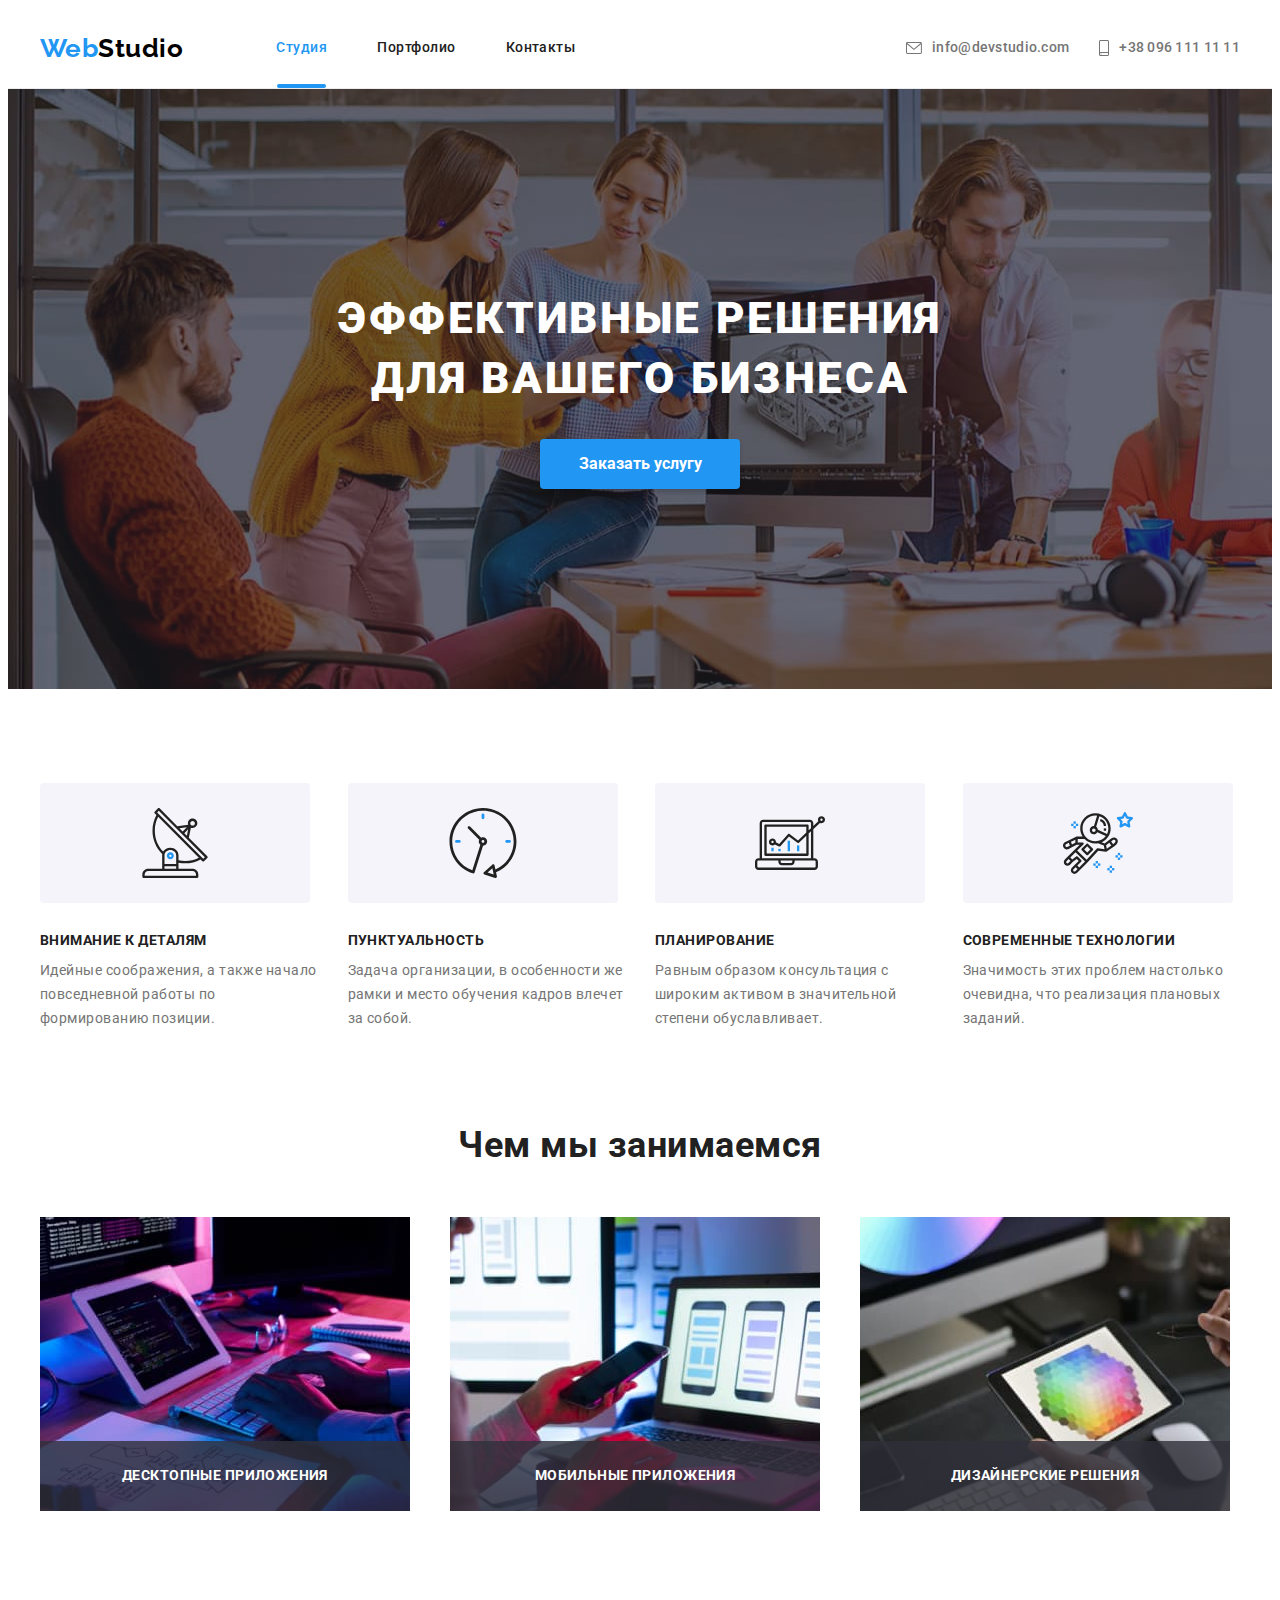
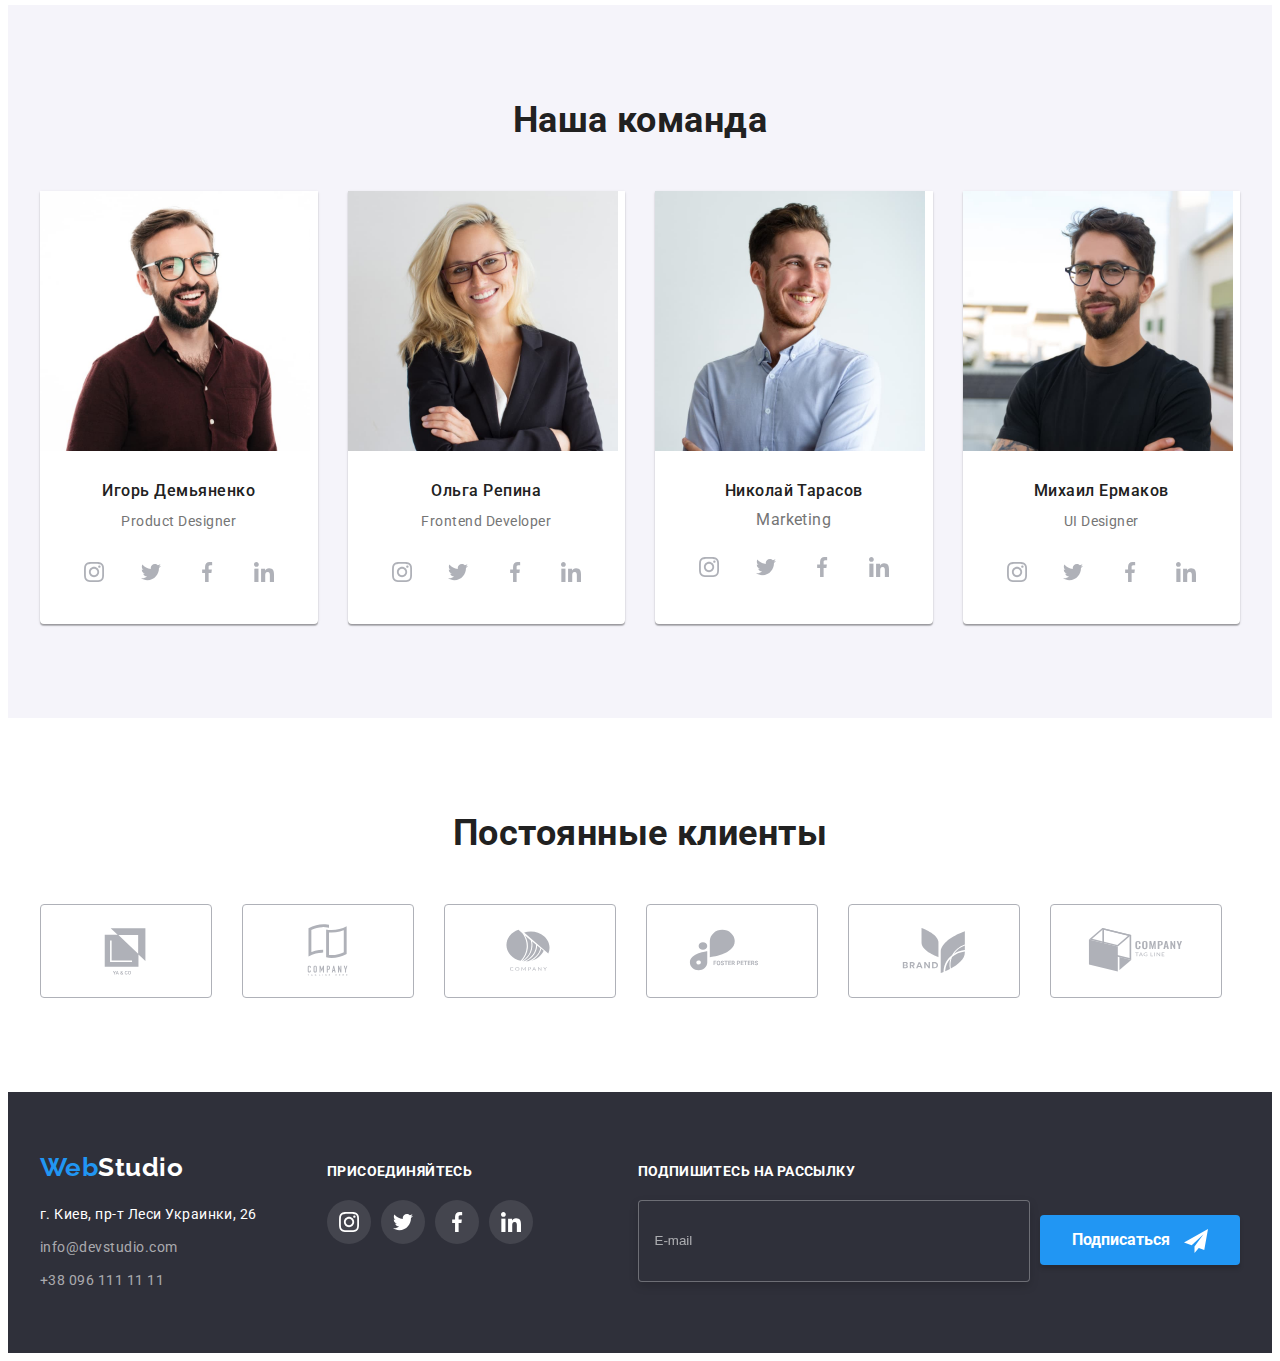
<file: index.html>
<!DOCTYPE html>
<html lang="ru">

<head>
    <meta charset="UTF-8">
    <meta http-equiv="X-UA-Compatible" content="IE=edge">
    <meta name="viewport" content="width=device-width, initial-scale=1.0">
    <title>Студия</title>
    <link rel="stylesheet" href="https://cdnjs.cloudflare.com/ajax/libs/modern-normalize/1.0.0/modern-normalize.min.css"
        integrity="sha512-ISS7cAi1PEhQ8jnbJpJZMd29NlhNj4AWYyLOSp2CE/CsHxTCu+r+t0D2yoJudVrd0/8fTVPUVDzY5Tvli75u/g=="
        crossorigin="anonymous" />
    <link rel="preconnect" href="https://fonts.gstatic.com">

    <link rel="stylesheet"
        href="https://fonts.googleapis.com/css2?family=Raleway:wght@700&family=Roboto:wght@400;500;700;900&display=swap">

    <link rel="stylesheet" href="./css/styles.css">

</head>

<body>

    <!--Шапка профиля-->
    <header class="header-section">
        <div class="container main-container">
            <nav class="header-nav flex">
                <a href="" class="logo" lang="en">Web<span class="logo-secondpart-header">Studio</span></a>
                <ul class="site-nav list">
                    <li class="item item-studio">
                        <a href="./index.html" class="link current">Студия</a></li>
                    <li class="item">
                        <a href="./portfolio.html" class="link">Портфолио</a></li>
                    <li class="item">
                        <a href="" class="link">Контакты</a></li>
                </ul>
            </nav>

            <ul class="contacts-nav list">
                <li class="item">
                   <a href="mailto:info@devstudio.com" class="contacts link">
                        <svg width="16" height="12" class="contacts-icon" >
                          <use href="./images/icons.svg#icon-envelope">
                          </use> 
                       </svg>info@devstudio.com
                   </a>
                </li>
                <li class="item">
                    <a href="tel:+380961111111" class="contacts link">
                        <svg class="contacts-icon" width="10" height="16">
                            <use href="./images/icons.svg#icon-smartphone">
                            </use>
                        </svg>+38 096 111 11 11
                    </a>
                </li>
            </ul>
        </div>
    </header>

    <main>

        <!--Секция Hero-->
       
        <section class="hero-section ">
            
            <div class="container">
                <h1 class="hero-title">Эффективные решения для вашего бизнеса</h1>
                <button type="button" class="hero-btn" data-modal-open>Заказать услугу</button>
            
            </div>
        </section>
      


        <!--Секция Features-->
        <section class="section">
            <div class="container">
                <h2 class="visually-hidden">Секция2</h2>
                <ul class="features list">
                    <li class="item">
                        <div class="features-bg">
                        <svg class="features-icon" width="70" height="70">
                            <use href="./images/icons.svg#icon-antenna"></use>
                        </svg>
                        </div>
                        <h3 class="subtitle">Внимание к деталям</h3>
                        <p class="text">Идейные соображения, а также начало повседневной работы по формированию позиции.
                        </p>
                        
                    </li>
                    <li class="item">
                        <div class="features-bg">
                        <svg class="features-icon" width="70" height="70">
                            <use href="./images/icons.svg#icon-clock"></use>
                        </svg>
                        </div>
                        <h3 class="subtitle">Пунктуальность</h3>
                        <p class="text">Задача организации, в особенности же рамки и место обучения кадров влечет за
                            собой.</p>
                    </li>
                    <li class="item">
                        <div class="features-bg">
                        <svg class="features-icon" width="70" height="70">
                            <use href="./images/icons.svg#icon-diagram"></use>
                        </svg>
                        </div>
                        <h3 class="subtitle">Планирование</h3>
                        <p class="text">Равным образом консультация с широким активом в значительной степени
                            обуславливает.</p>
                    </li>
                    <li class="item">
                        <div class="features-bg">
                        <svg class="features-icon" width="70" height="70">
                            <use href="./images/icons.svg#icon-astronaut"></use>
                        </svg>
                        </div>
                        <h3 class="subtitle">Современные технологии</h3>
                        <p class="text">Значимость этих проблем настолько очевидна, что реализация плановых заданий.</p>
                    </li>
                </ul>
            </div>
        </section>
        <!--Чем мы занимаемся WORK-->
        <section class="section section-work">
            <div class="container">
                <h2 class="section-title">Чем мы занимаемся</h2>
                <ul class="work-list list">
                    <li class="item">
                        <img src="./images/about/box1.jpg" alt="Пользователь пользуется компьютером"
                            width="370">
                        <div class="work-img-subtitle">
                            <p>Десктопные приложения</p>
                        </div>
                    </li>
                    <li class="item">
                        <img src="./images/about/box2.jpg" alt="Пользователь пользуется смартфоном"
                            width="370">
                            <div class="work-img-subtitle">
                                <p>Мобильные приложения</p>
                            </div>
                    </li>
                    <li class="item">
                        <img src="./images/about/box3.jpg" alt="Пользователь пользуется планшетом"
                            width="370">
                            <div class="work-img-subtitle">
                                <p>Дизайнерские решения</p>
                            </div>
                    </li>
                </ul>
            </div>
        </section>

        <!--Наша команда TEAM-->
        
        <section class="section section-team">
            <div class="container">
                <h2 class="section-title">Наша команда</h2>
                <ul class="team-list list">
                    <li class="item">
                        <img src="./images/team/img1.jpg" alt="Игорь Демьяненко" width="270" height="260">
                        <div class="sub-img">
                            <h3 class="subtitle">Игорь Демьяненко</h3>
                            <p class="text" lang="en">Product Designer</p>
                            <ul class="social-list list">
                                <li class="social-list-item">
                                    <a href="" class="social-list-link link">
                                        <svg class="social-list-icon">
                                            <use href="./images/icons.svg#icon-instagram"></use>
                                        </svg>
                                    </a>
                                </li>
                                <li class="social-list-item">
                                    <a href="" class="social-list-link link">
                                        <svg class="social-list-icon">
                                            <use href="./images/icons.svg#icon-twitter"></use>
                                        </svg>
                                    </a>
                                </li>
                                <li class="social-list-item">
                                    <a href="" class="social-list-link link">
                                        <svg class="social-list-icon">
                                            <use href="./images/icons.svg#icon-facebook"></use>
                                        </svg>
                                    </a>
                                </li>
                                <li class="social-list-item">
                                    <a href="" class="social-list-link link">
                                        <svg class="social-list-icon">
                                            <use href="./images/icons.svg#icon-linkedin"></use>
                                        </svg>
                                    </a>
                                </li>
                            </ul>
                        </div>
                    </li>
                    <li class="item">
                        <img src="./images/team/img2.jpg" alt="Ольга Репина" width="270" height="260">
                        <div class="sub-img">
                            <h3 class="subtitle">Ольга Репина</h3>
                            <p class="text" lang="en">Frontend Developer</p>
                            <ul class="social-list list">
                                <li class="social-list-item">
                                    <a href="" class="social-list-link link">
                                        <svg class="social-list-icon">
                                            <use href="./images/icons.svg#icon-instagram"></use>
                                        </svg>
                                    </a>
                                </li>
                                <li class="social-list-item">
                                    <a href="" class="social-list-link link">
                                        <svg class="social-list-icon">
                                            <use href="./images/icons.svg#icon-twitter"></use>
                                        </svg>
                                    </a>
                                </li>
                                <li class="social-list-item">
                                    <a href="" class="social-list-link link">
                                        <svg class="social-list-icon">
                                            <use href="./images/icons.svg#icon-facebook"></use>
                                        </svg>
                                    </a>
                                </li>
                                <li class="social-list-item">
                                    <a href="" class="social-list-link link">
                                        <svg class="social-list-icon">
                                            <use href="./images/icons.svg#icon-linkedin"></use>
                                        </svg>
                                    </a>
                                </li>
                            </ul>
                        </div>
                    </li>
                    <li class="item">
                        <img src="./images/team/img3.jpg" alt="Николай Тарасов" width="270" height="260">
                        <div class="sub-img">
                            <h3 class="subtitle">Николай Тарасов</h3>
                            <p class="stext" lang="en">Marketing</p>
                            <ul class="social-list list">
                                <li class="social-list-item">
                                    <a href="" class="social-list-link link">
                                        <svg class="social-list-icon">
                                            <use href="./images/icons.svg#icon-instagram"></use>
                                        </svg>
                                    </a>
                                </li>
                                <li class="social-list-item">
                                    <a href="" class="social-list-link link">
                                        <svg class="social-list-icon">
                                            <use href="./images/icons.svg#icon-twitter"></use>
                                        </svg>
                                    </a>
                                </li>
                                <li class="social-list-item">
                                    <a href="" class="social-list-link link">
                                        <svg class="social-list-icon">
                                            <use href="./images/icons.svg#icon-facebook"></use>
                                        </svg>
                                    </a>
                                </li>
                                <li class="social-list-item">
                                    <a href="" class="social-list-link link">
                                        <svg class="social-list-icon">
                                            <use href="./images/icons.svg#icon-linkedin"></use>
                                        </svg>
                                    </a>
                                </li>
                            </ul>
                        </div>
                    </li>
                    <li class="item">
                        <img src="./images/team/img4.jpg" alt="Михаил Ермаков" width="270" height="260">
                        <div class="sub-img">
                            <h3 class="subtitle">Михаил Ермаков</h3>
                            <p class="text" lang="en">UI Designer</p>
                            <ul class="social-list list">
                                <li class="social-list-item">
                                    <a href="" class="social-list-link link">
                                        <svg class="social-list-icon">
                                            <use href="./images/icons.svg#icon-instagram"></use>
                                        </svg>
                                    </a>
                                </li>
                                <li class="social-list-item">
                                    <a href="" class="social-list-link link">
                                        <svg class="social-list-icon">
                                            <use href="./images/icons.svg#icon-twitter"></use>
                                        </svg>
                                    </a>
                                </li>
                                <li class="social-list-item">
                                    <a href="" class="social-list-link link">
                                        <svg class="social-list-icon">
                                            <use href="./images/icons.svg#icon-facebook"></use>
                                        </svg>
                                    </a>
                                </li>
                                <li class="social-list-item">
                                    <a href="" class="social-list-link link">
                                        <svg class="social-list-icon">
                                            <use href="./images/icons.svg#icon-linkedin"></use>
                                        </svg>
                                    </a>
                                </li>
                            </ul>
                        </div>
                    </li>

                </ul>
            </div>
        </section>

    <!-- Секция Постоянные клиенты -->
    <section class="section section-clients">
        <div class="container">
            <h2 class="section-title">Постоянные клиенты</h2>
            <ul class="clients-list list">
                <li class="clients-item">
                    <a href="" class="clients-link link">
                        <svg class="clients-icon" width="106" height="60" >
                            <use href="./images/icons.svg#icon-logo"></use>
                        </svg>
                    </a>
                </li>
                <li class="clients-item">
                    <a href="" class="clients-link link">
                        <svg class="clients-icon" width="106" height="60">
                            <use href="./images/icons.svg#icon-logo1"></use>
                        </svg>
                    </a>
                </li>
                <li class="clients-item">
                    <a href="" class="clients-link link">
                        <svg class="clients-icon" width="106" height="60">
                            <use href="./images/icons.svg#icon-logo2"></use>
                        </svg>
                    </a>
                </li>
                <li class="clients-item">
                    <a href="" class="clients-link link">
                        <svg class="clients-icon" width="106" height="60">
                            <use href="./images/icons.svg#icon-logo3"></use>
                        </svg>
                    </a>
                </li>
                <li class="clients-item">
                    <a href="" class="clients-link link">
                        <svg class="clients-icon" width="106" height="60">
                            <use href="./images/icons.svg#icon-logo4"></use>
                        </svg>
                    </a>
                </li>
                <li class="clients-item">
                    <a href="" class="clients-link link">
                        <svg class="clients-icon" width="106" height="60">
                            <use href="./images/icons.svg#icon-logo5"></use>
                        </svg>
                    </a>
                </li>
            </ul>

        </div>

    </section>

    </main>

    <!-- Футер -->

    <footer class="footer">
       
        <div class="container">
            
            <div class="part-adress">
              <a href="" class="logo" lang="en">Web<span class="logo-secondpart-footer">Studio</span></a>
              <address class="footer-adress">
                г. Киев, пр-т Леси Украинки, 26
                <ul class="footer-list list">
                    <li class="item item-margin-zero"><a href="mailto:info@devstudio.com"
                            class="footer-link">info@devstudio.com</a></li>
                    <li class="item"><a href="tel:+380961111111" class="footer-link">+38 096 111 11 11</a></li>

                </ul>
              </address>
            </div>
            
            <div class="part-social-list">
              <p class="text">
                 присоединяйтесь
              </p>
              <ul class="footer-social-list list">
                <li class="footer-social-item">
                    <a href="" class="footer-social-link link">
                        <svg class="footer-social-icon">
                            <use href="./images/icons.svg#icon-instagram"></use>
                        </svg>
                    </a>
                </li>
                <li class="footer-social-item">
                    <a href="" class="footer-social-link link ">
                        <svg class="footer-social-icon">
                            <use href="./images/icons.svg#icon-twitter"></use>
                        </svg>
                    </a>
                </li>
                <li class="footer-social-item">
                    <a href="" class="footer-social-link link">
                        <svg class="footer-social-icon">
                            <use href="./images/icons.svg#icon-facebook"></use>
                        </svg>
                    </a>
                </li>
                <li class="footer-social-item">
                    <a href="" class="footer-social-link link">
                        <svg class="footer-social-icon">
                            <use href="./images/icons.svg#icon-linkedin"></use>
                        </svg>
                    </a>
                </li>
              </ul>
            </div>

            
                <form class="mailing-form">
                <p class="text">Подпишитесь на рассылку</p>

                <input class="mail-input" type="email" name="mail"  placeholder="E-mail"/>
                <button class="mailing-btn" type="submit">Подписаться
                    <svg class="icon-send">
                        <use href="./images/icons.svg#icon-icon-send"></use>
                    </svg>
                </button>
                </form>
            


        </div>
    </footer>

<!-- modal window -->
    <div class="backdrop is-hidden" data-modal>
        <div class="modal">
            <button type="button" class="modal-close-btn" data-modal-close> 
                 <svg class="modal-icon">
                    <use href="./images/icons.svg#icon-vector">
                    </use>
                </svg> 
            </button> 

            <form action="#" class="modal-form js-speaker-form" method="GET">
              <p>Оставьте свои данные, мы вам перезвоним</p>   
            
              
                 <label class="modal-label-field">
                     Имя
                   <span class="modal-form-input-wrapper">
                   <input class="modal-form-input" type="text" name="name" placeholder=" " required minlength="2" />
                     <svg class="modal-icon-name">
                       <use href="./images/icons.svg#icon-person-black"></use> 
                     </svg>
                     </span>
                </label>
            
            
                  
                <label class="modal-label-field">
                   Телефон
                <span class="modal-form-input-wrapper">
                <input class="modal-form-input" type="tel" 
                       name="tel" placeholder=" " 
                       required pattern="[0-9]{3}-[0-9]{3}-[0-9]{2}-[0-9]{2}" 
                       title="096-111-11-11"/>
                    <svg class="modal-icon-name">
                        <use href="./images/icons.svg#icon-phone-black"></use>
                    </svg>
                    </span>
                </label>
            

                 <label class="modal-label-field">
                      Почта
                    <span class="modal-form-input-wrapper">
                    <input class="modal-form-input" type="email" 
                    name="mail" placeholder=" " required/>
                    <svg class="modal-icon-name">
                        <use href="./images/icons.svg#icon-email-black"></use>
                    </svg>
                    </span>
                    </label>

            <label class="modal-label-field">
                Комментарий
            <textarea class="modal-form-textarea" name="comment" 
            cols="30" rows="10" placeholder="Введите текст"></textarea>
            </label>

            
            
            <label class="modal-label-field-policy" >
                <input class="modal-form-policy visually-hidden" type="checkbox" name="policy" required  />
                <svg class="icon-policy">
                    <use href="./images/icons.svg#icon-black-box"></use>
                </svg>
                <span>Соглашаюсь с рассылкой и принимаю </span>
                <a href="" class="modal-link-policy">Условия договора</a>
            </label>
            
        
            <button  type="submit" class="modal-form-btn">Отправить</button>
            </form>


        </div>
    </div>
    

  <script> 
    (() => {
            document.querySelector('.js-speaker-form').addEventListener('submit', e => {
                e.preventDefault();

                new FormData(e.currentTarget).forEach((value, name) =>
                    console.log(`${name}: ${value}`),
                );
            });
        })();
</script> 
<script src="./js/modal.js"></script> 

</body>
 
</html>
</file>
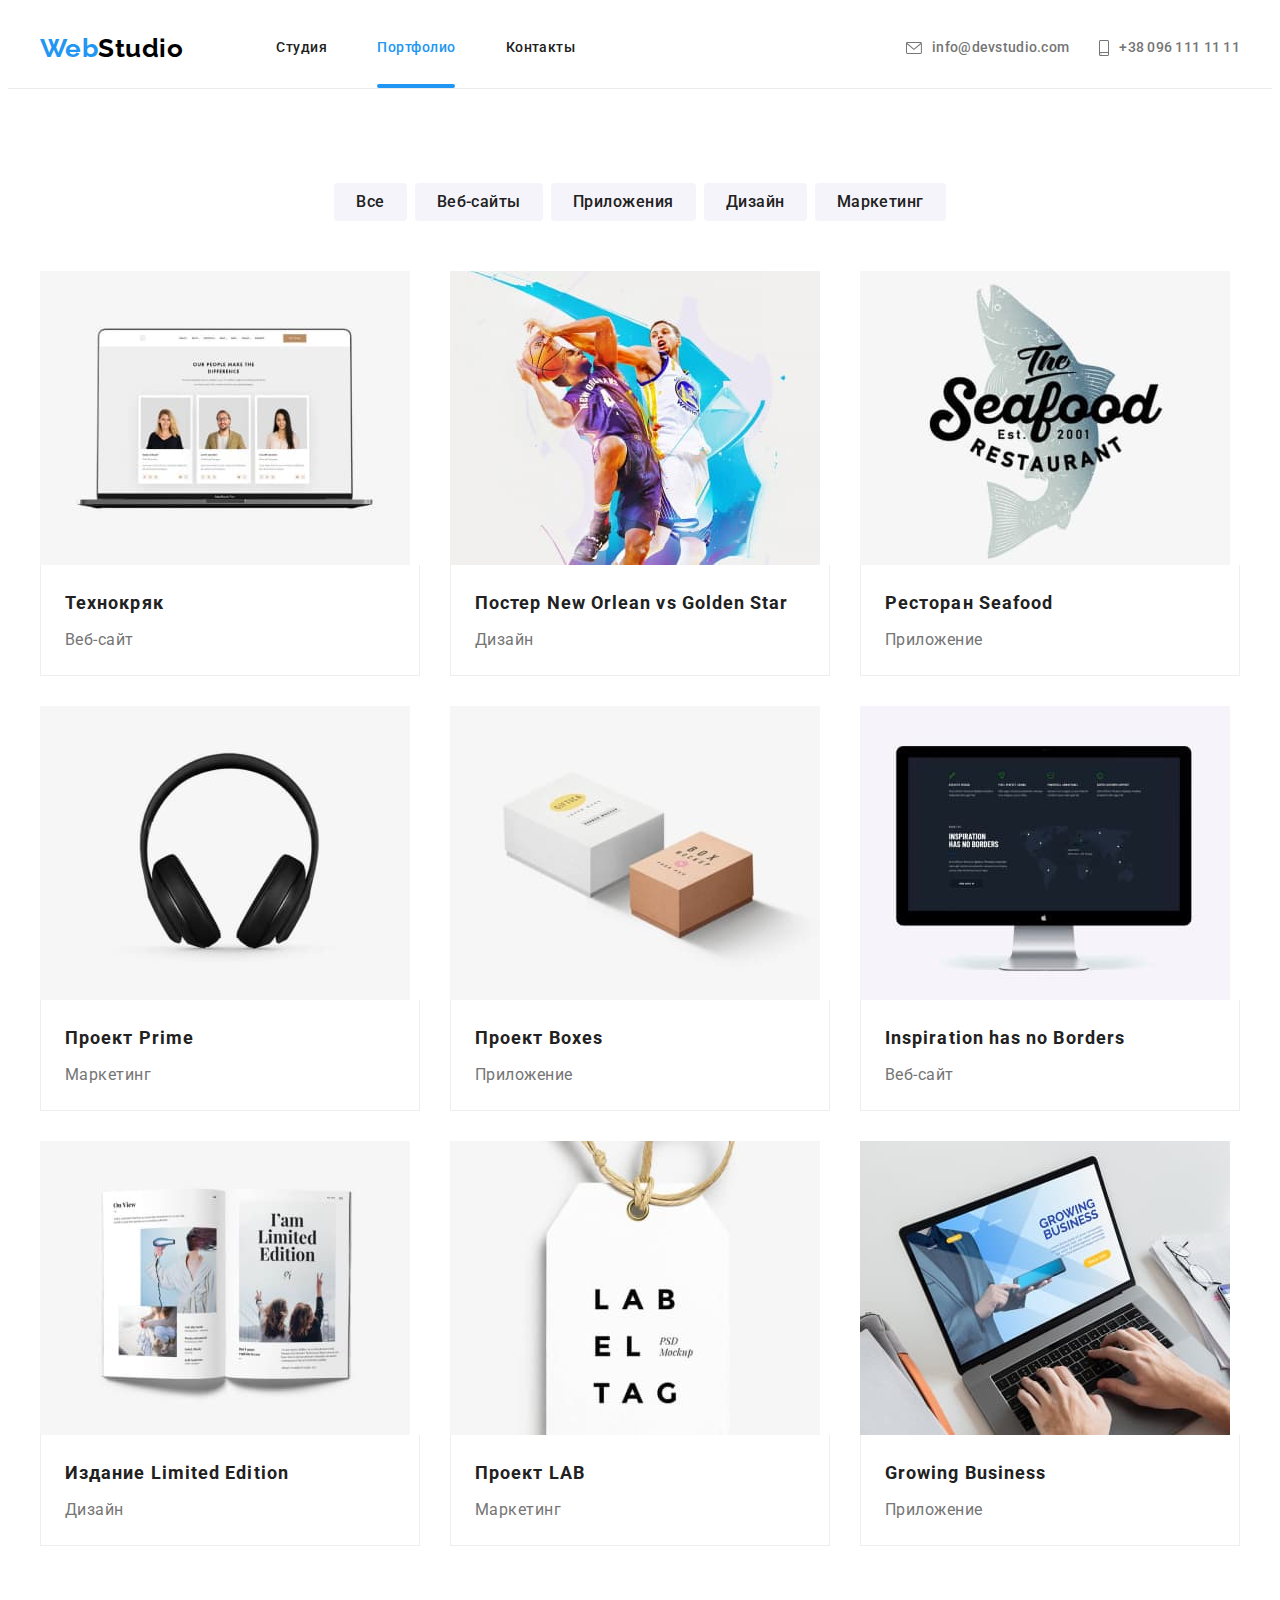
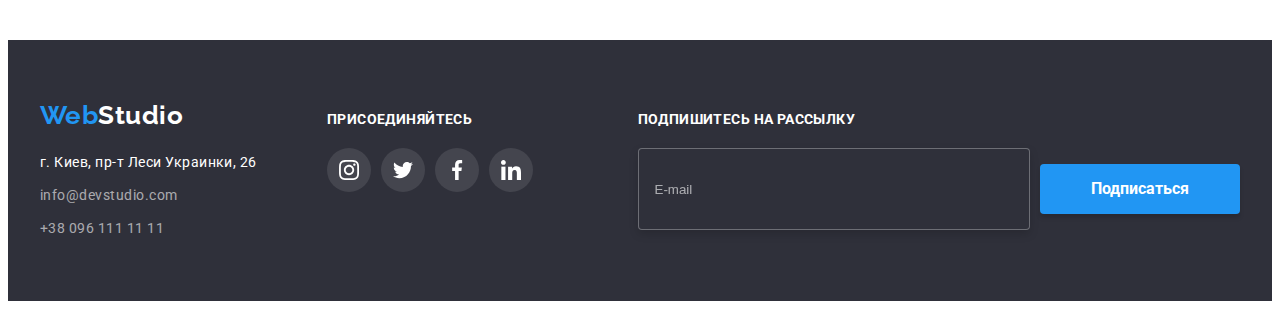
<file: portfolio.html>
<!DOCTYPE html>
<html lang="ru">

<head>
    <meta charset="UTF-8">
    <meta http-equiv="X-UA-Compatible" content="IE=edge">
    <meta name="viewport" content="width=device-width, initial-scale=1.0">
    <title>Портфолио</title>
    <link rel="stylesheet" href="https://cdnjs.cloudflare.com/ajax/libs/modern-normalize/1.0.0/modern-normalize.min.css"
        integrity="sha512-ISS7cAi1PEhQ8jnbJpJZMd29NlhNj4AWYyLOSp2CE/CsHxTCu+r+t0D2yoJudVrd0/8fTVPUVDzY5Tvli75u/g=="
        crossorigin="anonymous" />
    <link rel="preconnect" href="https://fonts.gstatic.com">
    <link rel="stylesheet"
        href="https://fonts.googleapis.com/css2?family=Raleway:wght@700&family=Roboto:wght@400;500;700;900&display=swap">
    <link rel="stylesheet" href="./css/styles.css">
</head>

<body>
    
    <!--Шапка профиля-->
    <header class="header-section">
        <div class="container main-container">
            <nav class="header-nav flex">
                <a href="" class="logo" lang="en">Web<span class="logo-secondpart-header">Studio</span></a>
                <ul class="site-nav list">
                    <li class="item"><a href="./index.html" class="link ">Студия</a></li>
                    <li class="item item-portfolio"><a href="./portfolio.html" class="link current">Портфолио</a></li>
                    <li class="item"><a href="" class="link">Контакты</a></li>
                </ul>
            </nav>
    
            <ul class="contacts-nav list">
                <li class="item">
                    <a href="mailto:info@devstudio.com" class="contacts link">
                        <svg class="contacts-icon" width="16" height="12">
                            <use href="./images/icons.svg#icon-envelope">
                            </use>
                        </svg>info@devstudio.com
                    </a>
                </li>
                <li class="item">
                    <a href="tel:+380961111111" class="contacts link">
                        <svg class="contacts-icon" width="10" height="16">
                            <use href="./images/icons.svg#icon-smartphone">
                            </use>
                        </svg>+38 096 111 11 11
                    </a>
                </li>
            </ul>
        </div>
    </header>
    <main>
        <!--Секция FILTER-->
        <section class="section">
            <div class="container">
                <ul class="filter list">
                    <li class="item"><button type="button" class="filter-item">Все</button></li>
                    <li class="item"><button type="button" class="filter-item">Веб-сайты</button></li>
                    <li class="item"><button type="button" class="filter-item">Приложения</button></li>
                    <li class="item"><button type="button" class="filter-item">Дизайн</button></li>
                    <li class="item"><button type="button" class="filter-item">Маркетинг</button></li>
                </ul>
                <!-- PORTFOLIO-->

                <ul class="portfolio list">
                    <li class="item">
                        <a href="" class="portfolio-link link">
                            <div class="portfolio-img-overlay">
                            <img src="./images/projects/img1.jpg" alt="Веб-сайт Технокряк"
                                width="370">
                               <p class="portfolio-wrapper">Технокряк это современная площадка распространения коронавируса. Компании используют эту платформу для цифрового
                                шпионажа и атак на защищённые сервера конкурентов.</p>
                               </div>
                            <div class="subtitle">
                                <h2 class="title">Технокряк</h2>
                                <p class="text">Веб-сайт</p>
                            </div>
                        </a>
                    </li>
                    <li class="item">
                        <a href="" class="portfolio-link link">
                            <div class="portfolio-img-overlay">
                            <img class="border-img" src="./images/projects/img2.jpg"
                                alt="Дизайн постера New Orlean vs Golden Star" width="370">
                                    <p class="portfolio-wrapper">Lorem ipsum, dolor sit amet consectetur adipisicing elit. Aperiam deserunt mollitia ipsam natus necessitatibus veritatis eaque culpa, omnis delectus accusantium?</p>
                                </div>
                            <div class="subtitle">
                                <h2 class="title">Постер New Orlean vs Golden Star</h2>
                                <p class="text">Дизайн</p>
                            </div>
                        </a>
                    </li>
                    <li class="item">
                        <a href="" class="portfolio-link link">
                            <div class="portfolio-img-overlay">
                            <img class="border-img" src="./images/projects/img3.jpg"
                                alt="Приложение для Ресторана Seafood" width="370">
                                    <p class="portfolio-wrapper"> Lorem ipsum, dolor sit amet consectetur adipisicing elit. Aperiam deserunt mollitia ipsam natus necessitatibus
                                        veritatis eaque culpa, omnis delectus accusantium?</p>
                                </div>
                            <div class="subtitle">
                                <h2 class="title">Ресторан Seafood</h2>
                                <p class="text">Приложение</p>
                            </div>
                        </a>
                    </li>
                    <li class="item">
                        <a href="" class="portfolio-link link">
                            <div class="portfolio-img-overlay">
                            <img class="border-img" src="./images/projects/img4.jpg" alt="Маркетинг для Проекта Prime"
                                width="370">
                                    <p class="portfolio-wrapper">Lorem ipsum, dolor sit amet consectetur adipisicing elit. Aperiam deserunt mollitia ipsam natus necessitatibus
                                        veritatis eaque culpa, omnis delectus accusantium?</p>
                                </div>
                            <div class="subtitle">
                                <h2 class="title">Проект Prime</h2>
                                <p class="text">Маркетинг</p>
                            </div>
                        </a>
                    </li>
                    <li class="item">
                        <a href="" class="portfolio-link link">
                            <div class="portfolio-img-overlay">
                            <img class="border-img" src="./images/projects/img5.jpg" alt="Приложение для Проекта Boxes"
                                width="370">
                                    <p class="portfolio-wrapper">Lorem ipsum, dolor sit amet consectetur adipisicing elit. Aperiam deserunt mollitia ipsam natus necessitatibus
                                        veritatis eaque culpa, omnis delectus accusantium?</p>
                                </div>
                            <div class="subtitle">
                                <h2 class="title">Проект Boxes</h2>
                                <p class="text">Приложение</p>
                            </div>
                        </a>
                    </li>
                    <li class="item">
                        <a href="" class="portfolio-link link">
                            <div class="portfolio-img-overlay">
                            <img class="border-img" src="./images/projects/img6.jpg"
                                alt="Веб-сайт для Inspiration has no Borders" width="370">
                                      <p class="portfolio-wrapper">Lorem ipsum, dolor sit amet consectetur adipisicing elit. Aperiam deserunt mollitia ipsam natus necessitatibus
                                        veritatis eaque culpa, omnis delectus accusantium?</p>
                                </div>
                            <div class="subtitle">
                                <h2 class="title">Inspiration has no Borders</h2>
                                <p class="text">Веб-сайт</p>
                            </div>
                        </a>
                    </li>
                    <li class="item">
                        <a href="" class="portfolio-link link">
                            <div class="portfolio-img-overlay">
                            <img class="border-img" src="./images/projects/img7.jpg"
                                alt="Дизайн для Издания Limited Edition" width="370">
                                 <p class="portfolio-wrapper">Lorem ipsum, dolor sit amet consectetur adipisicing elit. Aperiam deserunt mollitia ipsam natus necessitatibus
                                        veritatis eaque culpa, omnis delectus accusantium?</p>
                                </div>
                            <div class="subtitle">
                                <h2 class="title">Издание Limited Edition</h2>
                                <p class="text">Дизайн</p>
                            </div>
                        </a>
                    </li>
                    <li class="item">
                        <a href="" class="portfolio-link link">
                            <div class="portfolio-img-overlay">
                            <img class="border-img" src="./images/projects/img8.jpg" alt="Маркетинг для Проекта LAB"
                                width="370">
                                 <p class="portfolio-wrapper">Lorem ipsum, dolor sit amet consectetur adipisicing elit. Aperiam deserunt mollitia ipsam natus necessitatibus
                                        veritatis eaque culpa, omnis delectus accusantium?</p>
                                </div>
                            <div class="subtitle">
                                <h2 class="title">Проект LAB</h2>
                                <p class="text">Маркетинг</p>
                            </div>
                        </a>
                    </li>
                    <li class="item">
                        <a href="" class="portfolio-link link">
                            <div class="portfolio-img-overlay">
                            <img class="border-img" src="./images/projects/img9.jpg"
                                alt="Приложение для Growing Business" width="370">
                                     <p class="portfolio-wrapper">Lorem ipsum, dolor sit amet consectetur adipisicing elit. Aperiam deserunt mollitia ipsam natus necessitatibus
                                        veritatis eaque culpa, omnis delectus accusantium?</p>
                                </div>
                            <div class="subtitle">
                                <h2 class="title">Growing Business</h2>
                                <p class="text">Приложение</p>
                            </div>
                        </a>
                    </li>
                </ul>
            </div>
        </section>

    </main>

    <footer class="footer">
        <div class="container">
            <div class="part-adress">
                <a href="" class="logo" lang="en">Web<span class="logo-secondpart-footer">Studio</span></a>
                <address class="footer-adress">
                    г. Киев, пр-т Леси Украинки, 26
                    <ul class="footer-list list">
                        <li class="item item-margin-zero"><a href="mailto:info@devstudio.com"
                                class="footer-link">info@devstudio.com</a></li>
                        <li class="item"><a href="tel:+380961111111" class="footer-link">+38 096 111 11 11</a></li>
    
                    </ul>
                </address>
            </div>
            <div class="part-social-list">
                <p class="text">
                    присоединяйтесь
                </p>
                <ul class="footer-social-list list">
                    <li class="footer-social-item">
                        <a href="" class="footer-social-link link">
                            <svg class="footer-social-icon">
                                <use href="./images/icons.svg#icon-instagram"></use>
                            </svg>
                        </a>
                    </li>
                    <li class="footer-social-item">
                        <a href="" class="footer-social-link link ">
                            <svg class="footer-social-icon">
                                <use href="./images/icons.svg#icon-twitter"></use>
                            </svg>
                        </a>
                    </li>
                    <li class="footer-social-item">
                        <a href="" class="footer-social-link link">
                            <svg class="footer-social-icon">
                                <use href="./images/icons.svg#icon-facebook"></use>
                            </svg>
                        </a>
                    </li>
                    <li class="footer-social-item">
                        <a href="" class="footer-social-link link">
                            <svg class="footer-social-icon">
                                <use href="./images/icons.svg#icon-linkedin"></use>
                            </svg>
                        </a>
                    </li>
                </ul>

    
            </div>

            <div class="mailing-form">
                <p class="text">Подпишитесь на рассылку</p>
                <label for="email"></label>
                <input class="mail-input" type="mail" name="email" id="email" placeholder="E-mail" />
                <button class="mailing-btn" type="submit">Подписаться</button>
            </div>



        </div>
    </footer>
</body>

</html>
</file>
<file: css/styles.css>
:root {
  --primary-text-color: #212121;
  --secondary-text-color: #757575;
  --accent-color: #2196f3;
  --primary-white-color: #ffffff;
  --primary-bg-color: #e5e5e5;
  --secondary-bg-color: #2f303a;
  --grey-bg-color: #f5f4fa;
  --transition-duration: 250ms;
  --transition-timing-function: cubic-bezier(0.4, 0, 0.2, 1);
}
body {
  background-color: var(--primary-white-color);
  color: var(--secondary-text-color);
  font-family: Roboto, sans-serif;
  font-size: 16px;
  line-height: 1.19;
  letter-spacing: 0.03em;
}
/* основной цвет текста #212121*/
/* вторичный цвет текста #757575*/
/* белый цвет #FFFFFF*/
/* цвет акцент синий #2196F3 */
/* цвет футера контакты rgba(255, 255, 255, 0.6); */
/* основной белый цвет #FFFFFF*/
/* основной цвет фона #E5E5E5*/
/* вторичный серый цвет фона #2F303A*/
/* секция команда цвет фона #F5F4FA*/
/* transition: color 250ms cubic-bezier(0.4, 0, 0.2, 1); */
h1,
h2,
h3,
h4,
h5,
h6,
p,
ul,
li {
  margin: 0;
  padding: 0;
}

.visually-hidden {
  position: absolute;
  width: 1px;
  height: 1px;
  margin: -1px;
  border: 0;
  padding: 0;

  white-space: nowrap;
  clip-path: inset(100%);
  clip: rect(0 0 0 0);
  overflow: hidden;
}

.list {
  list-style: none;
  margin: 0;
  padding: 0;
}

img {
  display: block;
}

.section {
  padding-top: 94px;
  padding-bottom: 94px;
}
.container {
  margin-left: auto;
  margin-right: auto;
  width: 1200px;
  padding-left: 15px;
  padding-right: 15px;
}

.btn-primary-color {
  display: inline-block;
  align-items: center;
  padding: 10px 32px;
  border: transparent;
  border-radius: 4px;
  box-shadow: 0px 4px 4px rgba(0, 0, 0, 0.15);
  min-width: 200px;
  text-align: center;

  color: var(--primary-white-color);
  background-color: var(--accent-color);
  font-family: inherit;
  font-weight: 700;
  font-size: 16px;
  line-height: 1.88;
  cursor: pointer;
}
.visually-hidden {
  position: absolute !important;
  clip: rect(1px 1px 1px 1px);
  clip: rect(1px, 1px, 1px, 1px);
  padding: 0 !important;
  border: 0 !important;
  height: 1px !important;
  width: 1px !important;
  overflow: hidden;
}
/*=======HEADER=======*/
.header-section {
  border-bottom: 1px solid #ececec;
}
.main-container {
  display: flex;
  align-items: center;
}
.header-nav {
  display: flex;
  align-items: center;
}

.site-nav {
  display: flex;
  align-items: center;
  margin-left: 93px;
}
.site-nav .item:not(:last-child) {
  margin-right: 50px;
}

.site-nav > .item-studio::after {
  display: block;
  content: "";
  margin: 0 auto;
  background-color: var(--accent-color);
  width: 49px;
  height: 4px;
  margin-top: -4px;
  border-radius: 2px;
}
.site-nav > .item-portfolio::after {
  display: block;
  content: "";
  margin: 0 auto;
  background-color: var(--accent-color);
  width: 78px;
  height: 4px;
  margin-top: -4px;
  border-radius: 2px;
}

.contacts-nav {
  display: flex;
  align-items: center;
  justify-content: center;
  margin-left: auto;
}
.contacts-nav .item + .item {
  margin-left: 30px;
}
.site-nav .link {
  display: block;
  padding-top: 32px;
  padding-bottom: 32px;

  font-weight: 500;
  font-size: 14px;
  line-height: 1.14;
  color: var(--primary-text-color);
  text-decoration: none;
  transition: color var(--transition-duration) var(--transition-timing-function);
}
.site-nav .link.current {
  color: var(--accent-color);
}

.contacts {
  display: flex;
  align-items: center;
  color: var(--secondary-text-color);
  font-weight: 500;
  text-decoration: none;
  font-size: 14px;
  line-height: 1.14;
  letter-spacing: 0.02em;
  transition: color var(--transition-duration) var(--transition-timing-function);
}
.contacts-icon {
  display: inline-block;
  margin-right: 10px;
  fill: currentColor;
}

.link:hover,
.link:focus,
.contacts:hover,
.contacts:focus {
  color: var(--accent-color);
}
/*=======HEADER END=======*/

/*=======Logo=======*/
.logo {
  color: var(--accent-color);
  font-family: Raleway, sans-serif;
  font-weight: 700;
  font-size: 26px;
  line-height: 1.19;
  color: var(--accent-color);
  text-decoration: none;
}
.logo-secondpart-header {
  color: #000000;
}
/*=======Logo END=======*/

/*=======HERO=======*/

.hero-section {
  display: block;
  margin: 0 auto;
  max-width: 1600px;
  max-height: 600px;
  padding-top: 200px;
  padding-bottom: 200px;
  background-color: var(--secondary-bg-color);
  text-align: center;
  background-image: linear-gradient(
      to right,
      rgba(47, 48, 58, 0.4),
      rgba(47, 48, 58, 0.4)
    ),
    url("../images/hero.jpg");
  background-repeat: no-repeat;
}
.hero-title {
  margin: 0 auto 30px;
  width: 696px;

  color: var(--primary-white-color);
  font-weight: 900;
  text-align: center;
  font-size: 44px;
  line-height: 1.36;
  letter-spacing: 0.06em;
  text-transform: uppercase;
  color: var(--primary-white-color);
}

.hero-btn {
  display: inline-block;
  align-items: center;
  padding: 10px 32px;
  border: transparent;
  border-radius: 4px;
  box-shadow: 0px 4px 4px rgba(0, 0, 0, 0.15);
  min-width: 200px;
  text-align: center;

  color: var(--primary-white-color);
  background-color: var(--accent-color);
  font-family: inherit;
  font-weight: 700;
  font-size: 16px;
  line-height: 1.88;
  cursor: pointer;
}

/*=======HERO END=======*/

/*======FEATURES=======*/

.features {
  display: flex;
  align-items: center;
  justify-content: center;
  margin-top: 0;
  margin-top: -30px;
  margin-left: -30px;
}
.features .item {
  flex-basis: calc((100% - 90px) / 4);
  margin-top: 30px;
  margin-left: 30px;
}
/* .features-icon {
  fill: currentColor;
} */

.features .subtitle {
  margin-top: 30px;
  margin-bottom: 10px;

  color: var(--primary-text-color);
  font-size: 14px;
  line-height: 1.14;
  text-transform: uppercase;
  font-weight: 700;
  color: var(--primary-text-color);
}
.features-bg {
  display: flex;
  align-items: center;
  justify-content: center;
  width: 270px;
  height: 120px;
  background-color: #f5f4fa;
  border-radius: 4px;
}
.section .text {
  margin-top: 0;
  margin-bottom: 0;

  color: var(--secondary-text-color);
  font-weight: 400;
  text-transform: none;
  font-size: 14px;
  line-height: 1.71;
  color: var(--secondary-text-color);
}
/*======FEATURES END=======*/

/*=======WORK=======*/

.section-work {
  padding-top: 0px;
}
.work-list {
  display: flex;
}
.section-title {
  margin-top: 0;
  margin-bottom: 50px;
  text-align: center;

  color: var(--primary-text-color);
  font-weight: 700;
  font-size: 36px;
  line-height: 1.17;
}
.work-list .item {
  position: relative;
  flex-basis: calc(100% / 3);
  margin-right: 30px;
}

.work-list .item:last-child {
  margin-right: 0px;
  color: var(--primary-text-color);
}
.work-img-subtitle {
  position: absolute;
  left: 0;
  bottom: 0;

  display: flex;
  width: 370px;
  height: 70px;
  background-color: rgba(47, 48, 58, 0.8);
  align-items: center;
  justify-content: center;
}
.work-img-subtitle > p {
  text-transform: uppercase;
  font-weight: 700;
  font-size: 14px;
  line-height: 1.14;
  text-align: center;
  letter-spacing: 0.03em;
  color: #ffffff;
}

/*=======WORK END=======*/

/*======TEAM======*/
.section-team {
  margin-top: 0;
  margin-bottom: 0;
  padding-top: 94px;
  padding-bottom: 94px;
  background-color: var(--grey-bg-color);
}

.team-list {
  display: flex;
}
.team-list .subtitle {
  margin-top: 0;
  margin-bottom: 10px;

  color: var(--primary-text-color);
  font-weight: 500;
  color: var(--primary-text-color);
  font-size: 16px;
  line-height: 1.19;
  letter-spacing: 0.03em;
}
.team-list .item {
  width: calc((100% - 90px) / 4);
  text-align: center;
  margin-right: 30px;
  background: #ffffff;

  box-shadow: 0px 1px 3px rgba(0, 0, 0, 0.12), 0px 1px 1px rgba(0, 0, 0, 0.14),
    0px 2px 1px rgba(0, 0, 0, 0.2);
  border-radius: 0px 0px 4px 4px;
}
.team-list .item:last-child {
  margin-right: 0px;
}
.sub-img {
  padding-left: 32px;
  padding-right: 32px;
  padding-bottom: 30px;
  padding-top: 30px;
}
.social-list {
  display: flex;
  margin-top: 16px;
  justify-content: space-between;
}
.social-list-icon {
  width: 20px;
  height: 20px;
  fill: #afb1b8;
  transition: fill var(--transition-duration) var(--transition-timing-function);
}
.social-list-link {
  display: flex;
  width: 44px;
  height: 44px;
  border-radius: 50%;
  align-items: center;
  justify-content: center;
  transition: background-color var(--transition-duration)
    var(--transition-timing-function);
}
.social-list-link:hover,
.social-list-link:focus {
  background-color: var(--accent-color);
}
.social-list-link:hover .social-list-icon,
.social-list-link:focus .social-list-icon {
  fill: var(--primary-white-color);
}

/*======TEAM END======*/

/*======CLIENTS ======*/

.clients-list {
  display: flex;
}
.clients-link {
  display: flex;
  align-items: center;
  justify-content: center;
  width: 170px;
  height: 92px;
  border: 1px solid #afb1b8;
  border-radius: 4px;
  transition: border var(--transition-duration)
    var(--transition-timing-function);
}
.clients-icon {
  fill: #afb1b8;
  transition: fill var(--transition-duration) var(--transition-timing-function);
}

.clients-item:not(:last-child) {
  margin-right: 30px;
}
.clients-link:hover,
.clients-link:focus {
  border: 1px solid var(--accent-color);
}
.clients-link:hover .clients-icon,
.clients-link:focus .clients-icon {
  fill: var(--accent-color);
}
/*=======CLIENTS END=======*/

/*=======FILTER=======*/
.filter {
  display: flex;
  justify-content: center;
  margin-top: -8px;
  margin-left: -8px;
  margin-bottom: 50px;
}
.filter > .item {
  text-align: center;
  margin-top: 8px;
  margin-left: 8px;
}
.filter-item {
  display: inline-block;
  border-radius: 4px;
  padding: 6px 22px;

  color: var(--primary-text-color);
  background-color: #f5f4fa;
  font-family: Roboto;
  font-weight: 500;
  font-size: 16px;
  line-height: 1.62;
  letter-spacing: 0.03em;
  border: transparent;
  font-family: inherit;
  cursor: pointer;
  transition: background-color var(--transition-duration)
      var(--transition-timing-function),
    color var(--transition-duration) var(--transition-timing-function),
    box-shadow var(--transition-duration) var(--transition-timing-function);
}

.filter-item:hover,
.filter-item:focus {
  color: var(--primary-white-color);
  background-color: var(--accent-color);
  background: #2196f3;
  box-shadow: 0px 3px 1px rgba(0, 0, 0, 0.1), 0px 1px 2px rgba(0, 0, 0, 0.08),
    0px 2px 2px rgba(0, 0, 0, 0.12);
  border-radius: 4px;
}
/*=======FILTER END=======*/

/*======PORTFOLIO=======*/

.portfolio {
  display: flex;
  flex-wrap: wrap;
  margin-top: -30px;
  margin-left: -30px;
}
.portfolio .link {
  text-decoration: none;
}

.portfolio .item {
  flex-basis: calc((100% - 90px) / 3);
  margin-top: 30px;
  margin-left: 30px;

  /* margin-right: 30px;
  margin-bottom: 30px; */
}
.portfolio .item:nth-child(3n) {
  margin-right: 0px;
}

/* .portfolio .item:nth-last-child(-n + 3) {
  margin-bottom: 0;
} */
.portfolio .subtitle {
  padding-top: 20px;
  padding-bottom: 20px;
  padding-left: 24px;
  padding-right: 24px;
  background: #ffffff;
  border-bottom: 1px solid #eeeeee;
  border-left: 1px solid #eeeeee;
  border-right: 1px solid #eeeeee;
}
.portfolio .title {
  margin-top: 0;
  margin-bottom: 4px;

  color: var(--primary-text-color);
  font-weight: 700;
  font-size: 18px;
  line-height: 2;
  letter-spacing: 0.06em;
  color: var(--primary-text-color);
}
.portfolio .text {
  margin-top: 0;
  margin-bottom: 0;

  color: var(--secondary-text-color);
  font-weight: 400;
  font-size: 16px;
  line-height: 1.88;
}
.portfolio .item:hover,
.portfolio .item:focus {
  filter: drop-shadow(0px 4px 4px rgba(0, 0, 0, 0.25));
  color: var(--secondary-text-color);
}
.portfolio-img-overlay {
  position: relative;
  overflow: hidden;
}

.portfolio-wrapper {
  position: absolute;
  top: 1px;
  left: 0;
  width: 100%;
  height: 100%;
  padding: 63px 24px;
  background-color: rgba(33, 150, 243, 0.9);

  font-weight: 400;
  font-size: 18px;
  line-height: 1.56;
  letter-spacing: 0.03em;
  color: #ffffff;
  overflow: auto;
  transform: translateY(100%);
  transition: transform var(--transition-duration)
    var(--transition-timing-function);
}
.portfolio-link:hover .portfolio-wrapper,
.portfolio-link:focus .portfolio-wrapper {
  transform: translateY(0%);
}
/*======PORTFOLIO END=======*/

/*======FOOTER=======*/
.footer .container {
  display: flex;
  align-items: baseline;
  padding-top: 60px;
  padding-bottom: 60px;
}
.footer {
  background-color: var(--secondary-bg-color);
  color: var(--primary-white-color);
}
.footer-adress {
  color: var(--primary-white-color);
  font-style: normal;
  font-weight: 400;
  font-size: 14px;
  line-height: 1.71;
}
.footer .logo {
  display: block;
  margin-bottom: 20px;
}
.logo-secondpart-footer {
  color: var(--primary-white-color);
}
.footer-link {
  color: rgba(255, 255, 255, 0.6);
  text-decoration: none;
}
.footer-list > .item {
  display: block;
  margin-top: 9px;
}
.footer-list {
  margin-top: 9px;
}
.footer-list > .item-margin-zero {
  margin: 0;
}
.part-social-list {
  margin-left: 70px;
}
.footer .text {
  text-transform: uppercase;
  font-style: normal;
  font-weight: 700;
  font-size: 14px;
  line-height: 1.14;
  letter-spacing: 0.03em;
  margin-bottom: 20px;

  color: var(--primary-white-color);
}
.footer-social-list {
  display: flex;
}
.footer-social-link {
  display: flex;
  align-items: center;
  justify-content: center;
  width: 44px;
  height: 44px;
  border-radius: 50%;
  background: rgba(255, 255, 255, 0.1);

  transition: background-color var(--transition-duration)
    var(--transition-timing-function);
}

.footer-social-item:not(:last-child) {
  margin-right: 10px;
}
.footer-social-icon {
  width: 20px;
  height: 20px;
  fill: #ffffff;
}
.footer-social-link:hover,
.footer-social-link:focus {
  background-color: var(--accent-color);
}

.mailing-form {
  margin-left: auto;
}
.mail-input::placeholder {
  color: rgba(255, 255, 255, 0.6);
}
.mailing-btn {
  display: inline-block;

  align-items: center;
  padding: 10px 32px;
  border: transparent;
  border-radius: 4px;
  box-shadow: 0px 4px 4px rgba(0, 0, 0, 0.15);
  min-width: 200px;
  text-align: center;
  font-family: inherit;
  font-weight: 700;
  font-size: 16px;
  line-height: 1.88;
  color: var(--primary-white-color);
  background-color: var(--accent-color);
  cursor: pointer;
}
.icon-send {
  vertical-align: middle;
  margin-left: 10px;
  width: 24px;
  height: 24px;
}

.mail-input {
  width: 358px;
  height: 50px;
  border: 1px solid rgba(255, 255, 255, 0.3);
  color: var(--primary-white-color);
  background-color: var(--secondary-bg-color);
  filter: drop-shadow(0px 4px 4px rgba(0, 0, 0, 0.15));
  border-radius: 4px;
  padding-top: 15px;
  padding-bottom: 15px;
  padding-right: 16px;
  padding-left: 16px;
  margin-right: 6px;
  transition: border-color var(--transition-duration)
    var(--transition-timing-function);
}
.mail-input:focus {
  border-color: var(--accent-color);
  outline: none;
}

/*======FOOTER END=======*/

/*======MODAL WINDOW=======*/
.backdrop {
  position: fixed;
  top: 0;
  left: 0;
  width: 100%;
  height: 100%;
  background-color: rgba(0, 0, 0, 0.2);
  z-index: 100;

  transition: opacity var(--transition-duration)
      var(--transition-timing-function),
    visibility var(--transition-duration) var(--transition-timing-function);
}
.is-hidden {
  opacity: 0;
  visibility: hidden;
  pointer-events: none;
}
.modal {
  position: absolute;
  top: 50%;
  left: 50%;
  transform: translate(-50%, -50%);
  width: 528px;
  height: 581px;
  background-color: #fff;
  box-shadow: 0px 1px 3px rgba(0, 0, 0, 0.12), 0px 1px 1px rgba(0, 0, 0, 0.14),
    0px 2px 1px rgba(0, 0, 0, 0.2);
  border-radius: 4px;
  padding: 40px;
}
.modal-icon {
  width: 11px;
  height: 11px;
  fill: #000;
  transition: color var(--transition-duration) var(--transition-timing-function);
}
/* .modal-icon:hover,
.modal-icon:focus {
  fill: var(--accent-color);
} */
.modal-close-btn {
  position: absolute;
  top: 8px;
  right: 8px;
  width: 30px;
  height: 30px;
  border: transparent;
  border: 1px solid rgba(0, 0, 0, 0.1);
  cursor: pointer;
  border-radius: 50%;
  padding: 0;
}

.modal-close-btn:hover .modal-icon,
.modal-close-btn:focus .modal-icon {
  fill: var(--accent-color);
}

.modal-form {
  display: flex;
  flex-direction: column;
  color: var(--secondary-text-color);
  font-weight: 400;
  font-size: 12px;
  line-height: 1.17;
  letter-spacing: 0.01em;
}
.modal-form > p {
  font-weight: 700;
  font-size: 20px;
  line-height: 1.15;
  text-align: center;
  letter-spacing: 0.03em;
  color: var(--primary-text-color);
  margin-bottom: 12px;
}
.modal-form-input-wrapper {
  position: relative;
  display: block;
  margin-top: 4px;
  margin-bottom: 12px;
}
.modal-form-input {
  width: 100%;
  height: 40px;
  border: 1px solid rgba(33, 33, 33, 0.2);
  border-radius: 4px;
  padding-left: 42px;
}
.modal-label-field {
}

.modal-icon-name {
  position: absolute;
  top: 50%;
  left: 15px;
  transform: translateY(-50%);
  display: block;
  width: 18px;
  height: 18px;
}
.modal-form-input:focus {
  border-color: var(--accent-color);
  outline: none;
}
.modal-form-input:focus + .modal-icon-name {
  fill: var(--accent-color);
}

.modal-form-textarea {
  width: 100%;
  height: 120px;
  border: 1px solid rgba(33, 33, 33, 0.2);
  border-radius: 4px;
  resize: none;
  padding: 12px 16px;

  margin-top: 4px;
}
.modal-form-textarea::placeholder {
  color: rgba(117, 117, 117, 0.5);
}
.modal-form-textarea:focus {
  border-color: var(--accent-color);
  outline: none;
}

.modal-form-policy {
}
.modal-label-field-policy {
  position: relative;
  display: inline-block;
  margin-top: 20px;
  margin-bottom: 30px;
}

.modal-link-policy {
  font-weight: 400;
  font-size: 14px;
  line-height: 1.71;
  letter-spacing: 0.03em;
}

.icon-policy {
  display: inline-block;
  width: 16px;
  height: 15px;
  vertical-align: middle;
  cursor: pointer;
  margin-left: 14px;
  margin-right: 7px;
  background-image: url("../images/for-sprite/black-box.svg");
  transition: color var(--transition-duration) var(--transition-timing-function);
  transition: fill var(--transition-duration) var(--transition-timing-function);
}

.modal-form-policy:checked + .icon-policy {
  background-image: url("../images/for-sprite/icon-check.svg");
  background-color: var(--accent-color);
  background-origin: border-box;
  border-radius: 2px;
  border-color: var(--accent-color);
  fill: var(--accent-color);
}
.modal-form-policy:focus + .icon-policy,
.modal-form-policy:hover + .icon-policy {
  border-radius: 2px;

  border-color: var(--accent-color);
  fill: var(--accent-color);
}

.modal-label-field-policy a {
  color: var(--accent-color);
}
.modal-label-field-policy span {
  font-weight: 400;
  font-size: 14px;
  line-height: 1.71;
  letter-spacing: 0.03em;
  color: var();
}
.modal-form-btn {
  display: block;
  justify-content: center;
  align-items: center;
  margin: 0 auto;

  padding: 10px 32px;
  border: transparent;
  border-radius: 4px;
  box-shadow: 0px 4px 4px rgba(0, 0, 0, 0.15);
  min-width: 200px;
  text-align: center;

  color: var(--primary-white-color);
  background-color: var(--accent-color);
  font-family: inherit;
  font-weight: 700;
  font-size: 16px;
  line-height: 1.88;
  cursor: pointer;
}

/*======MODAL WINDOW END=======*/
</file>
